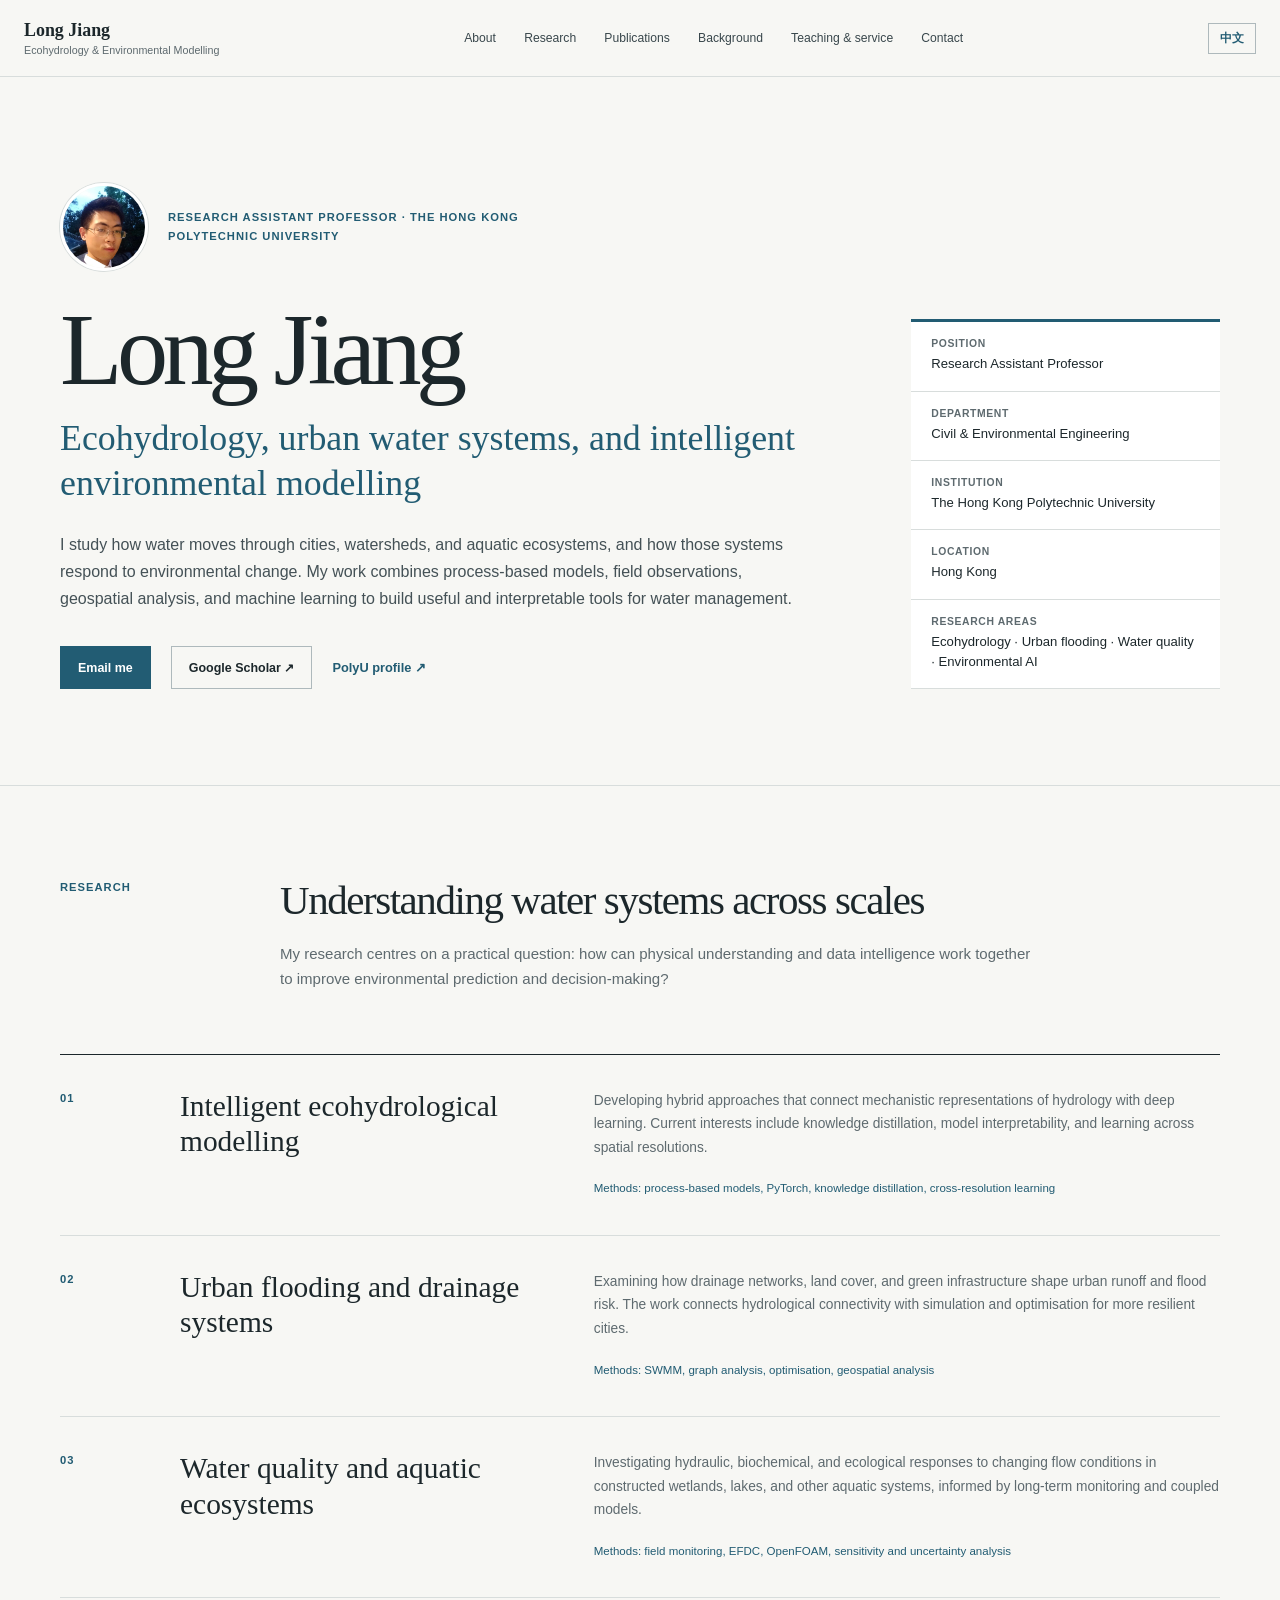
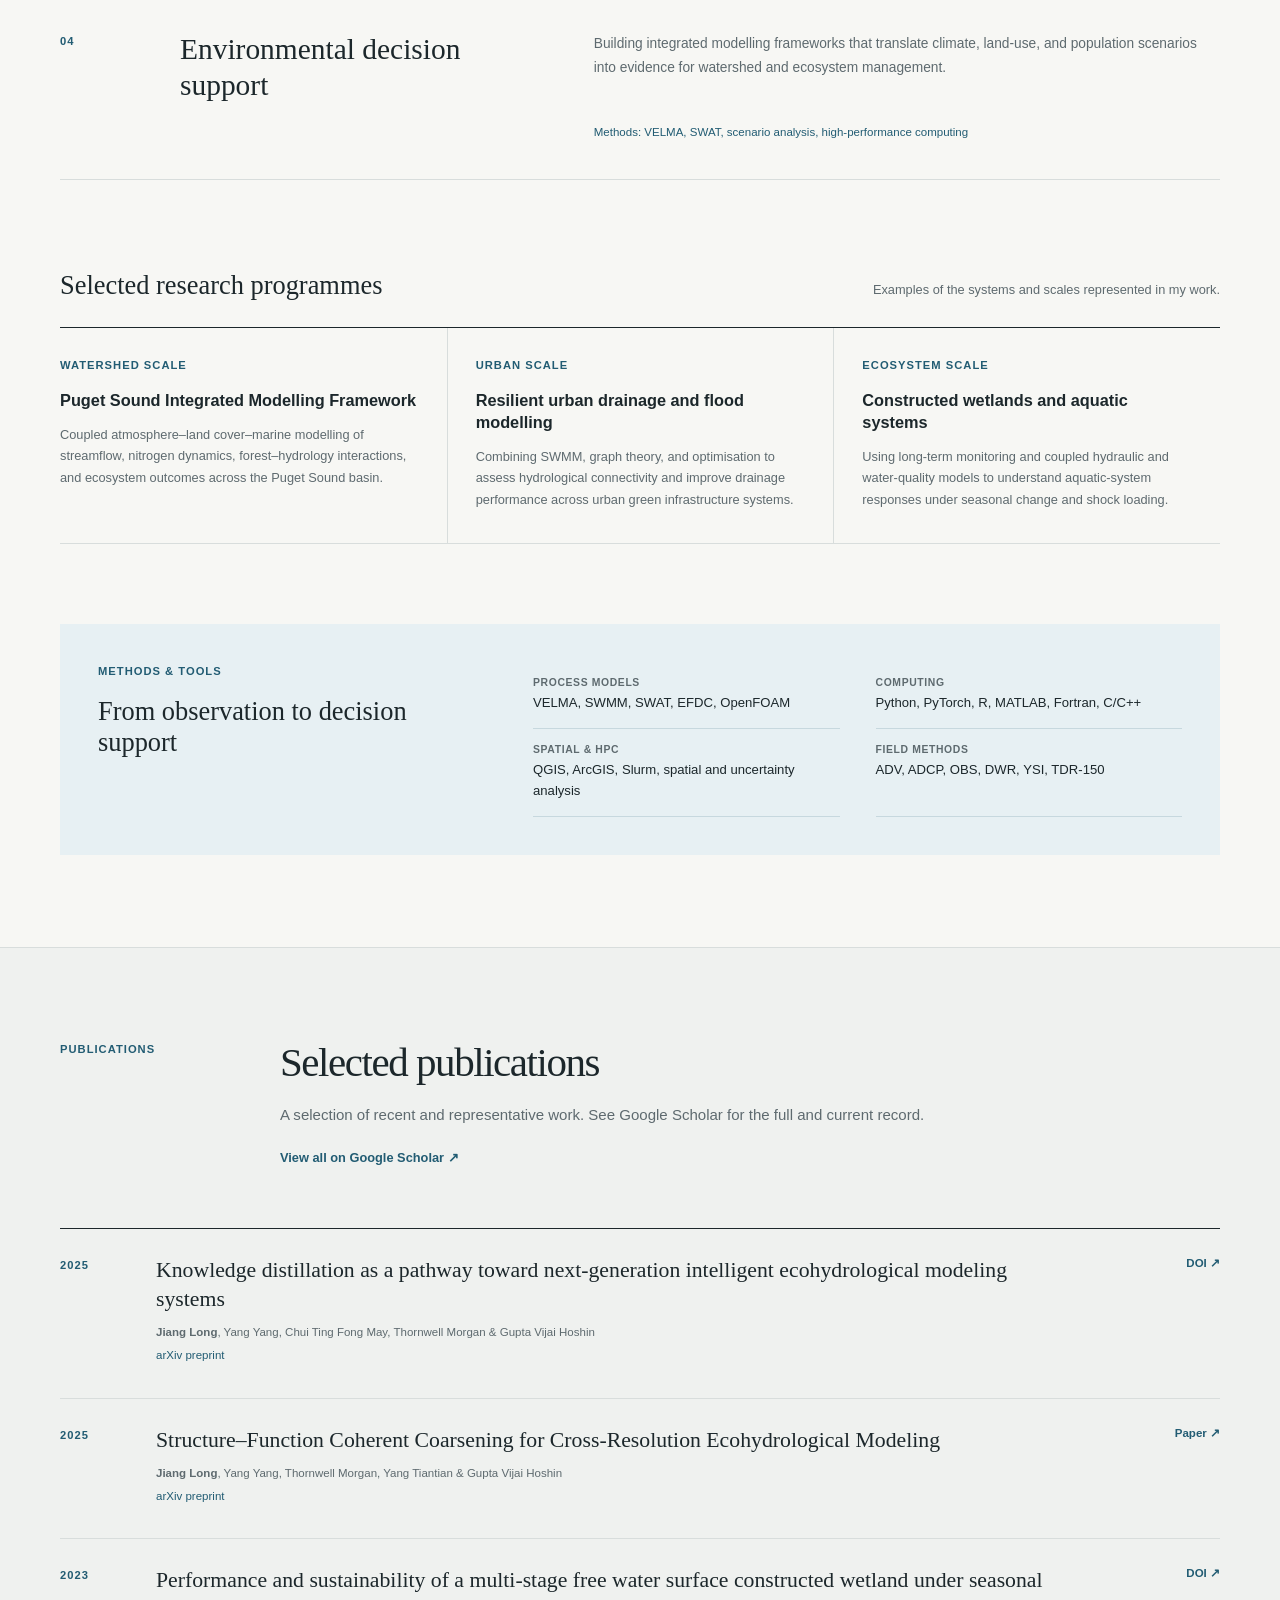
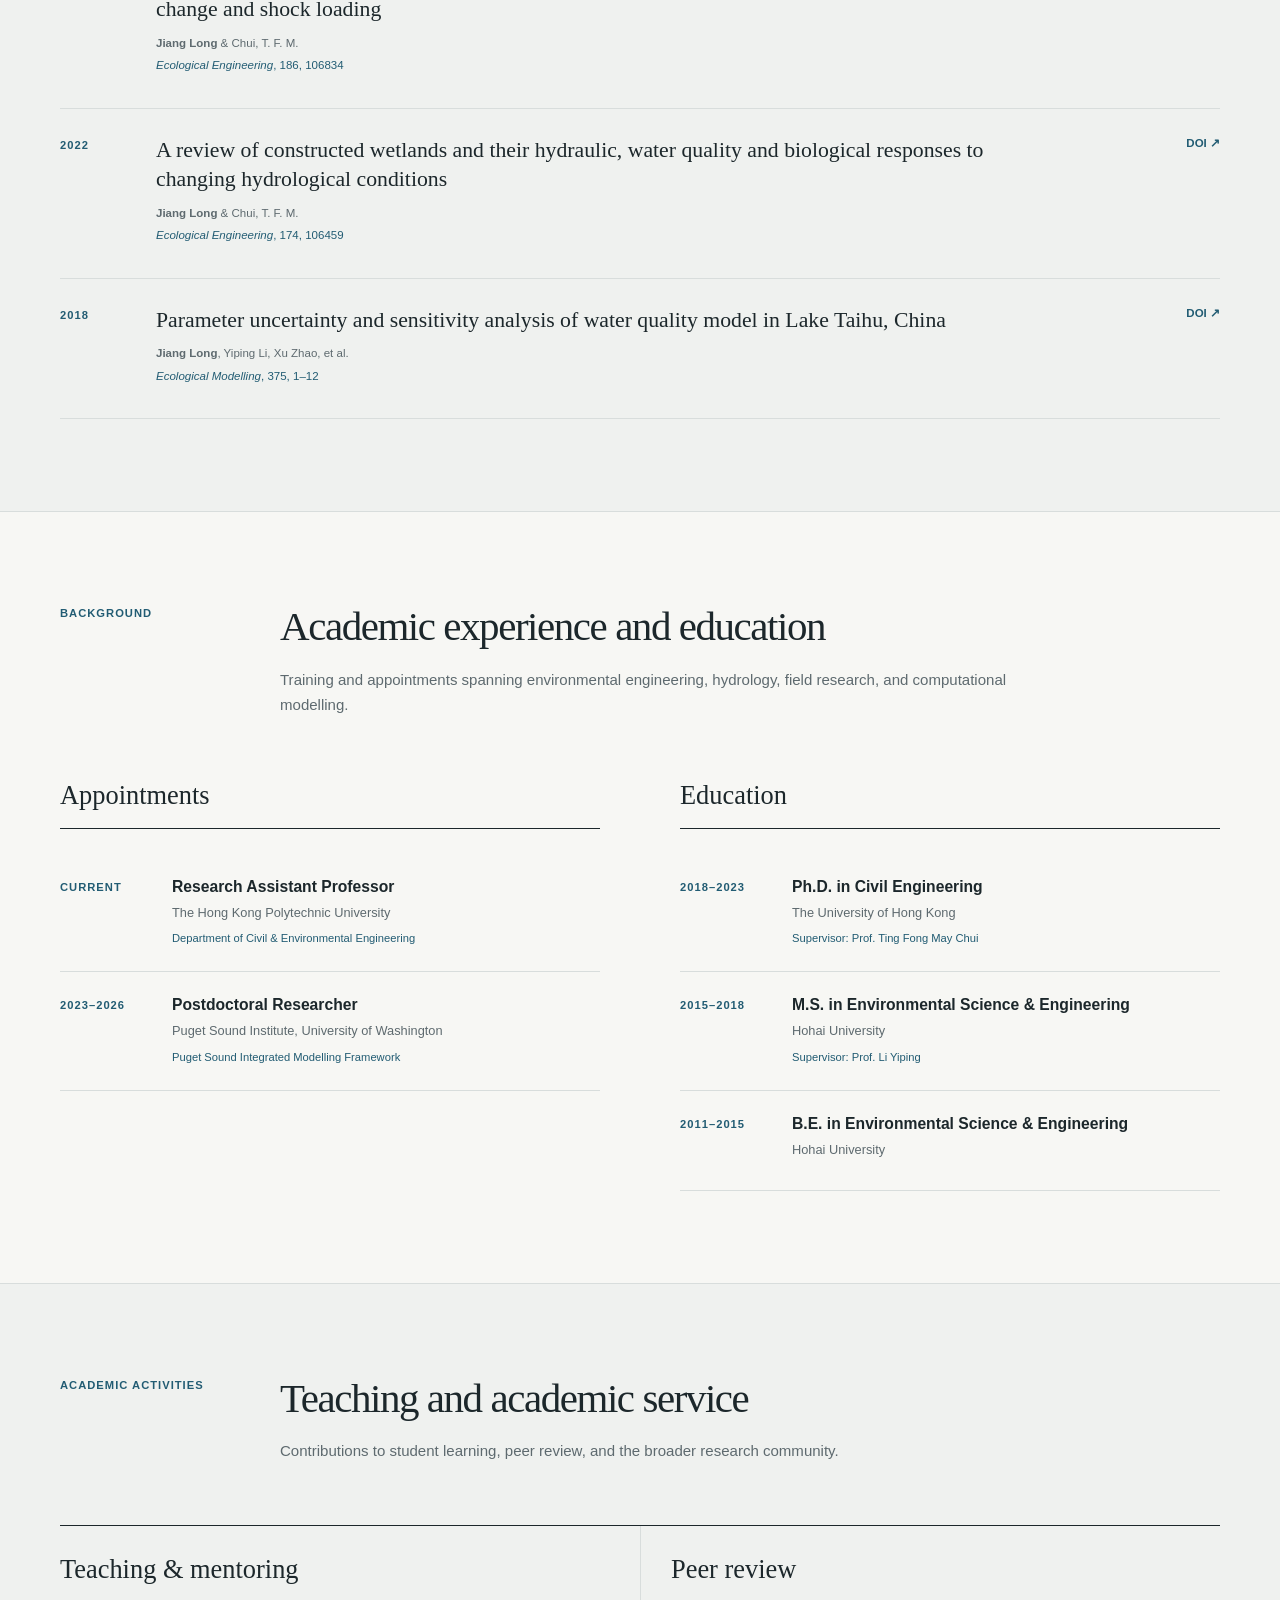
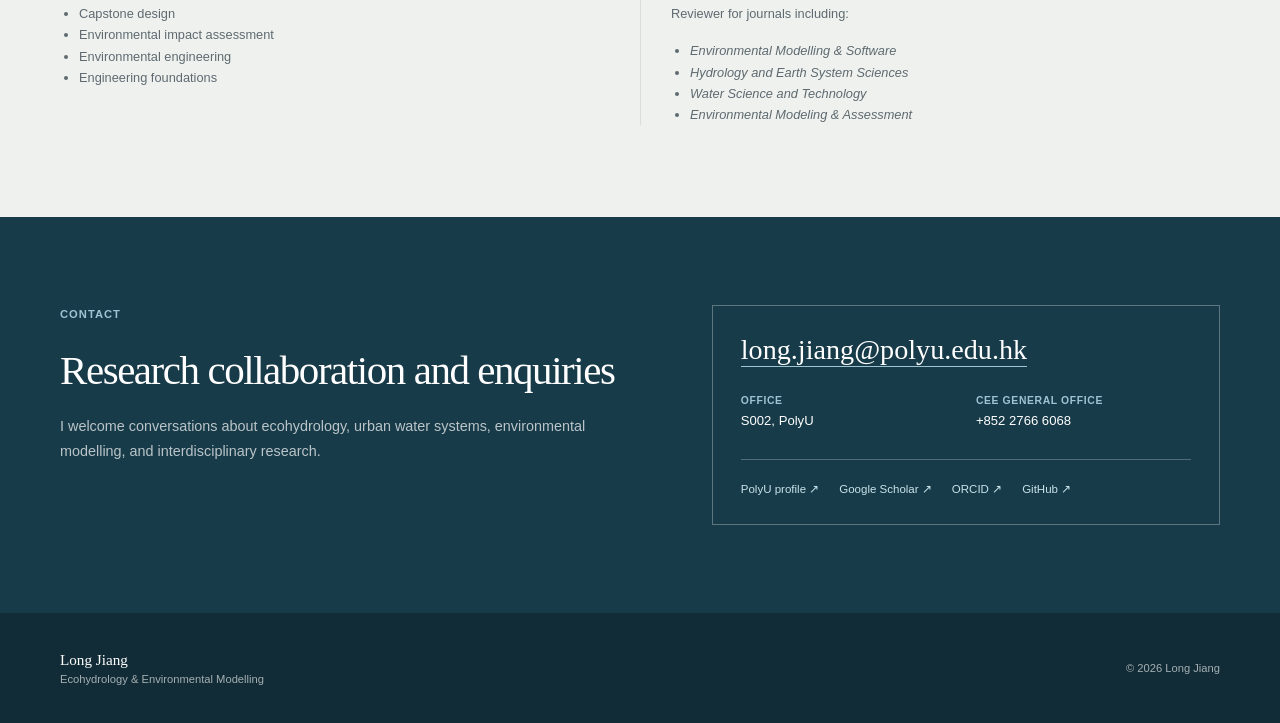
<file: public/index.html>
<!doctype html>
<html lang="en">
  <head>
    <meta charset="UTF-8" />
    <meta name="viewport" content="width=device-width, initial-scale=1.0" />
    <meta name="theme-color" content="#f7f7f4" />
    <meta
      name="description"
      content="Dr Long Jiang is a Research Assistant Professor at The Hong Kong Polytechnic University working on ecohydrological modelling, urban flooding, water quality, and environmental AI."
    />
    <meta property="og:title" content="Long Jiang | Ecohydrology and Environmental Modelling" />
    <meta
      property="og:description"
      content="Research on process-based modelling, environmental observations, and artificial intelligence for water systems."
    />
    <meta property="og:type" content="website" />
    <title>Long Jiang | Ecohydrology and Environmental Modelling</title>
    <link rel="canonical" href="https://long-jiang.vercel.app/" />
    <link rel="alternate" hreflang="en" href="https://long-jiang.vercel.app/" />
    <link rel="alternate" hreflang="zh-CN" href="https://long-jiang.vercel.app/zh" />
    <link rel="alternate" hreflang="x-default" href="https://long-jiang.vercel.app/" />
    <link rel="stylesheet" href="styles.css?v=20260815-2" />
    <script src="script.js" defer></script>
    <script type="application/ld+json">
      {
        "@context": "https://schema.org",
        "@type": "Person",
        "name": "Long Jiang",
        "honorificPrefix": "Dr",
        "jobTitle": "Research Assistant Professor",
        "affiliation": {
          "@type": "Organization",
          "name": "The Hong Kong Polytechnic University"
        },
        "email": "mailto:long.jiang@polyu.edu.hk",
        "url": "https://www.polyu.edu.hk/cee/people/academic-staff/dr-long-jiang/",
        "sameAs": [
          "https://github.com/jlonghku",
          "https://orcid.org/0009-0009-2492-1908",
          "https://scholar.google.com/citations?hl=en&user=GSzS0rMAAAAJ"
        ]
      }
    </script>
  </head>
  <body>
    <a class="skip-link" href="#main">Skip to content</a>

    <header class="site-header" id="top">
      <div class="header-inner">
        <a class="brand" href="#top" aria-label="Long Jiang, home">
          <strong>Long Jiang</strong>
          <span>Ecohydrology &amp; Environmental Modelling</span>
        </a>

        <nav class="desktop-nav" aria-label="Main navigation">
          <a href="#about">About</a>
          <a href="#research">Research</a>
          <a href="#publications">Publications</a>
          <a href="#background">Background</a>
          <a href="#service">Teaching &amp; service</a>
          <a href="#contact">Contact</a>
        </nav>

        <a class="language-switch" href="zh/" lang="zh-CN" hreflang="zh-CN" aria-label="切换到中文版">中文</a>
        <button class="menu-button" type="button" aria-expanded="false" aria-controls="mobile-nav" data-open-label="Menu" data-close-label="Close">Menu</button>
      </div>
    </header>

    <nav class="mobile-nav" id="mobile-nav" aria-label="Mobile navigation" hidden>
      <a href="#about">About</a>
      <a href="#research">Research</a>
      <a href="#publications">Publications</a>
      <a href="#background">Background</a>
      <a href="#service">Teaching &amp; service</a>
      <a href="#contact">Contact</a>
      <a class="mobile-language" href="zh/" lang="zh-CN" hreflang="zh-CN">中文</a>
    </nav>

    <main id="main">
      <section class="hero section-shell" id="about" aria-labelledby="hero-title">
        <div class="hero-main">
          <div class="hero-identity">
            <img
              class="profile-avatar"
              src="profile.jpg"
              alt="Portrait of Long Jiang"
              width="88"
              height="88"
              fetchpriority="high"
            />
            <p class="eyebrow">Research Assistant Professor · The Hong Kong Polytechnic University</p>
          </div>
          <h1 id="hero-title">Long Jiang</h1>
          <p class="hero-field">Ecohydrology, urban water systems, and intelligent environmental modelling</p>
          <p class="hero-summary">
            I study how water moves through cities, watersheds, and aquatic ecosystems, and how those
            systems respond to environmental change. My work combines process-based models, field
            observations, geospatial analysis, and machine learning to build useful and interpretable
            tools for water management.
          </p>
          <div class="hero-links" aria-label="Academic profiles">
            <a class="button primary" href="mailto:long.jiang@polyu.edu.hk">Email me</a>
            <a class="button" href="https://scholar.google.com/citations?hl=en&amp;user=GSzS0rMAAAAJ" target="_blank" rel="noreferrer">Google Scholar ↗</a>
            <a class="text-link" href="https://www.polyu.edu.hk/cee/people/academic-staff/dr-long-jiang/" target="_blank" rel="noreferrer">PolyU profile ↗</a>
          </div>
        </div>

        <aside class="profile-facts" aria-label="Academic profile summary">
          <dl>
            <div>
              <dt>Position</dt>
              <dd>Research Assistant Professor</dd>
            </div>
            <div>
              <dt>Department</dt>
              <dd>Civil &amp; Environmental Engineering</dd>
            </div>
            <div>
              <dt>Institution</dt>
              <dd>The Hong Kong Polytechnic University</dd>
            </div>
            <div>
              <dt>Location</dt>
              <dd>Hong Kong</dd>
            </div>
            <div>
              <dt>Research areas</dt>
              <dd>Ecohydrology · Urban flooding · Water quality · Environmental AI</dd>
            </div>
          </dl>
        </aside>
      </section>

      <section class="section" id="research" aria-labelledby="research-title">
        <div class="section-shell">
          <div class="section-heading">
            <p class="section-label">Research</p>
            <div>
              <h2 id="research-title">Understanding water systems across scales</h2>
              <p>
                My research centres on a practical question: how can physical understanding and data
                intelligence work together to improve environmental prediction and decision-making?
              </p>
            </div>
          </div>

          <div class="research-list">
            <article>
              <p class="item-number">01</p>
              <div>
                <h3>Intelligent ecohydrological modelling</h3>
                <p>
                  Developing hybrid approaches that connect mechanistic representations of hydrology
                  with deep learning. Current interests include knowledge distillation, model
                  interpretability, and learning across spatial resolutions.
                </p>
                <p class="methods">Methods: process-based models, PyTorch, knowledge distillation, cross-resolution learning</p>
              </div>
            </article>
            <article>
              <p class="item-number">02</p>
              <div>
                <h3>Urban flooding and drainage systems</h3>
                <p>
                  Examining how drainage networks, land cover, and green infrastructure shape urban
                  runoff and flood risk. The work connects hydrological connectivity with simulation
                  and optimisation for more resilient cities.
                </p>
                <p class="methods">Methods: SWMM, graph analysis, optimisation, geospatial analysis</p>
              </div>
            </article>
            <article>
              <p class="item-number">03</p>
              <div>
                <h3>Water quality and aquatic ecosystems</h3>
                <p>
                  Investigating hydraulic, biochemical, and ecological responses to changing flow
                  conditions in constructed wetlands, lakes, and other aquatic systems, informed by
                  long-term monitoring and coupled models.
                </p>
                <p class="methods">Methods: field monitoring, EFDC, OpenFOAM, sensitivity and uncertainty analysis</p>
              </div>
            </article>
            <article>
              <p class="item-number">04</p>
              <div>
                <h3>Environmental decision support</h3>
                <p>
                  Building integrated modelling frameworks that translate climate, land-use, and
                  population scenarios into evidence for watershed and ecosystem management.
                </p>
                <p class="methods">Methods: VELMA, SWAT, scenario analysis, high-performance computing</p>
              </div>
            </article>
          </div>

          <div class="subsection">
            <div class="subsection-heading">
              <h3>Selected research programmes</h3>
              <p>Examples of the systems and scales represented in my work.</p>
            </div>
            <div class="project-table">
              <article>
                <p class="project-type">Watershed scale</p>
                <h4>Puget Sound Integrated Modelling Framework</h4>
                <p>Coupled atmosphere–land cover–marine modelling of streamflow, nitrogen dynamics, forest–hydrology interactions, and ecosystem outcomes across the Puget Sound basin.</p>
              </article>
              <article>
                <p class="project-type">Urban scale</p>
                <h4>Resilient urban drainage and flood modelling</h4>
                <p>Combining SWMM, graph theory, and optimisation to assess hydrological connectivity and improve drainage performance across urban green infrastructure systems.</p>
              </article>
              <article>
                <p class="project-type">Ecosystem scale</p>
                <h4>Constructed wetlands and aquatic systems</h4>
                <p>Using long-term monitoring and coupled hydraulic and water-quality models to understand aquatic-system responses under seasonal change and shock loading.</p>
              </article>
            </div>
          </div>

          <div class="methods-panel">
            <div>
              <p class="section-label">Methods &amp; tools</p>
              <h3>From observation to decision support</h3>
            </div>
            <dl>
              <div><dt>Process models</dt><dd>VELMA, SWMM, SWAT, EFDC, OpenFOAM</dd></div>
              <div><dt>Computing</dt><dd>Python, PyTorch, R, MATLAB, Fortran, C/C++</dd></div>
              <div><dt>Spatial &amp; HPC</dt><dd>QGIS, ArcGIS, Slurm, spatial and uncertainty analysis</dd></div>
              <div><dt>Field methods</dt><dd>ADV, ADCP, OBS, DWR, YSI, TDR-150</dd></div>
            </dl>
          </div>
        </div>
      </section>

      <section class="section muted-section" id="publications" aria-labelledby="publications-title">
        <div class="section-shell">
          <div class="section-heading publication-heading">
            <p class="section-label">Publications</p>
            <div>
              <h2 id="publications-title">Selected publications</h2>
              <p>A selection of recent and representative work. See Google Scholar for the full and current record.</p>
              <a class="text-link" href="https://scholar.google.com/citations?hl=en&amp;user=GSzS0rMAAAAJ" target="_blank" rel="noreferrer">View all on Google Scholar ↗</a>
            </div>
          </div>

          <ol class="publication-list">
            <li>
              <p class="publication-year">2025</p>
              <div>
                <h3>Knowledge distillation as a pathway toward next-generation intelligent ecohydrological modeling systems</h3>
                <p><strong>Jiang Long</strong>, Yang Yang, Chui Ting Fong May, Thornwell Morgan &amp; Gupta Vijai Hoshin</p>
                <p class="venue">arXiv preprint</p>
              </div>
              <a href="https://doi.org/10.48550/arXiv.2509.01972" target="_blank" rel="noreferrer" aria-label="Open Knowledge distillation paper">DOI ↗</a>
            </li>
            <li>
              <p class="publication-year">2025</p>
              <div>
                <h3>Structure–Function Coherent Coarsening for Cross-Resolution Ecohydrological Modeling</h3>
                <p><strong>Jiang Long</strong>, Yang Yang, Thornwell Morgan, Yang Tiantian &amp; Gupta Vijai Hoshin</p>
                <p class="venue">arXiv preprint</p>
              </div>
              <a href="https://arxiv.org/abs/2511.17482" target="_blank" rel="noreferrer" aria-label="Open cross-resolution modelling paper">Paper ↗</a>
            </li>
            <li>
              <p class="publication-year">2023</p>
              <div>
                <h3>Performance and sustainability of a multi-stage free water surface constructed wetland under seasonal change and shock loading</h3>
                <p><strong>Jiang Long</strong> &amp; Chui, T. F. M.</p>
                <p class="venue"><em>Ecological Engineering</em>, 186, 106834</p>
              </div>
              <a href="https://doi.org/10.1016/j.ecoleng.2022.106834" target="_blank" rel="noreferrer" aria-label="Open constructed wetland performance paper">DOI ↗</a>
            </li>
            <li>
              <p class="publication-year">2022</p>
              <div>
                <h3>A review of constructed wetlands and their hydraulic, water quality and biological responses to changing hydrological conditions</h3>
                <p><strong>Jiang Long</strong> &amp; Chui, T. F. M.</p>
                <p class="venue"><em>Ecological Engineering</em>, 174, 106459</p>
              </div>
              <a href="https://doi.org/10.1016/j.ecoleng.2021.106459" target="_blank" rel="noreferrer" aria-label="Open constructed wetlands review">DOI ↗</a>
            </li>
            <li>
              <p class="publication-year">2018</p>
              <div>
                <h3>Parameter uncertainty and sensitivity analysis of water quality model in Lake Taihu, China</h3>
                <p><strong>Jiang Long</strong>, Yiping Li, Xu Zhao, et al.</p>
                <p class="venue"><em>Ecological Modelling</em>, 375, 1–12</p>
              </div>
              <a href="https://doi.org/10.1016/j.ecolmodel.2018.02.014" target="_blank" rel="noreferrer" aria-label="Open Lake Taihu modelling paper">DOI ↗</a>
            </li>
          </ol>
        </div>
      </section>

      <section class="section" id="background" aria-labelledby="background-title">
        <div class="section-shell">
          <div class="section-heading">
            <p class="section-label">Background</p>
            <div>
              <h2 id="background-title">Academic experience and education</h2>
              <p>Training and appointments spanning environmental engineering, hydrology, field research, and computational modelling.</p>
            </div>
          </div>

          <div class="background-grid">
            <section aria-labelledby="experience-title">
              <h3 id="experience-title">Appointments</h3>
              <div class="timeline">
                <article>
                  <p class="timeline-date">Current</p>
                  <div><h4>Research Assistant Professor</h4><p>The Hong Kong Polytechnic University</p><small>Department of Civil &amp; Environmental Engineering</small></div>
                </article>
                <article>
                  <p class="timeline-date">2023–2026</p>
                  <div><h4>Postdoctoral Researcher</h4><p>Puget Sound Institute, University of Washington</p><small>Puget Sound Integrated Modelling Framework</small></div>
                </article>
              </div>
            </section>

            <section aria-labelledby="education-title">
              <h3 id="education-title">Education</h3>
              <div class="timeline">
                <article>
                  <p class="timeline-date">2018–2023</p>
                  <div><h4>Ph.D. in Civil Engineering</h4><p>The University of Hong Kong</p><small>Supervisor: Prof. Ting Fong May Chui</small></div>
                </article>
                <article>
                  <p class="timeline-date">2015–2018</p>
                  <div><h4>M.S. in Environmental Science &amp; Engineering</h4><p>Hohai University</p><small>Supervisor: Prof. Li Yiping</small></div>
                </article>
                <article>
                  <p class="timeline-date">2011–2015</p>
                  <div><h4>B.E. in Environmental Science &amp; Engineering</h4><p>Hohai University</p></div>
                </article>
              </div>
            </section>
          </div>
        </div>
      </section>

      <section class="section muted-section" id="service" aria-labelledby="service-title">
        <div class="section-shell">
          <div class="section-heading">
            <p class="section-label">Academic activities</p>
            <div>
              <h2 id="service-title">Teaching and academic service</h2>
              <p>Contributions to student learning, peer review, and the broader research community.</p>
            </div>
          </div>

          <div class="activity-grid">
            <article>
              <h3>Teaching &amp; mentoring</h3>
              <ul>
                <li>Capstone design</li>
                <li>Environmental impact assessment</li>
                <li>Environmental engineering</li>
                <li>Engineering foundations</li>
              </ul>
            </article>
            <article>
              <h3>Peer review</h3>
              <p>Reviewer for journals including:</p>
              <ul>
                <li><em>Environmental Modelling &amp; Software</em></li>
                <li><em>Hydrology and Earth System Sciences</em></li>
                <li><em>Water Science and Technology</em></li>
                <li><em>Environmental Modeling &amp; Assessment</em></li>
              </ul>
            </article>
          </div>
        </div>
      </section>

      <section class="contact" id="contact" aria-labelledby="contact-title">
        <div class="section-shell contact-grid">
          <div>
            <p class="section-label">Contact</p>
            <h2 id="contact-title">Research collaboration and enquiries</h2>
            <p>I welcome conversations about ecohydrology, urban water systems, environmental modelling, and interdisciplinary research.</p>
          </div>
          <div class="contact-card">
            <a class="email-link" href="mailto:long.jiang@polyu.edu.hk">long.jiang@polyu.edu.hk</a>
            <dl>
              <div><dt>Office</dt><dd>S002, PolyU</dd></div>
              <div><dt>CEE General Office</dt><dd><a href="tel:+85227666068">+852 2766 6068</a></dd></div>
            </dl>
            <div class="contact-links">
              <a href="https://www.polyu.edu.hk/cee/people/academic-staff/dr-long-jiang/" target="_blank" rel="noreferrer">PolyU profile ↗</a>
              <a href="https://scholar.google.com/citations?hl=en&amp;user=GSzS0rMAAAAJ" target="_blank" rel="noreferrer">Google Scholar ↗</a>
              <a href="https://orcid.org/0009-0009-2492-1908" target="_blank" rel="noreferrer">ORCID ↗</a>
              <a href="https://github.com/jlonghku" target="_blank" rel="noreferrer">GitHub ↗</a>
            </div>
          </div>
        </div>
      </section>
    </main>

    <a class="back-to-top" href="#top" aria-label="Back to top">↑</a>

    <footer>
      <div class="section-shell footer-inner">
        <p><strong>Long Jiang</strong><br />Ecohydrology &amp; Environmental Modelling</p>
        <p>© <span id="year">2026</span> Long Jiang</p>
      </div>
    </footer>
  </body>
</html>
</file>
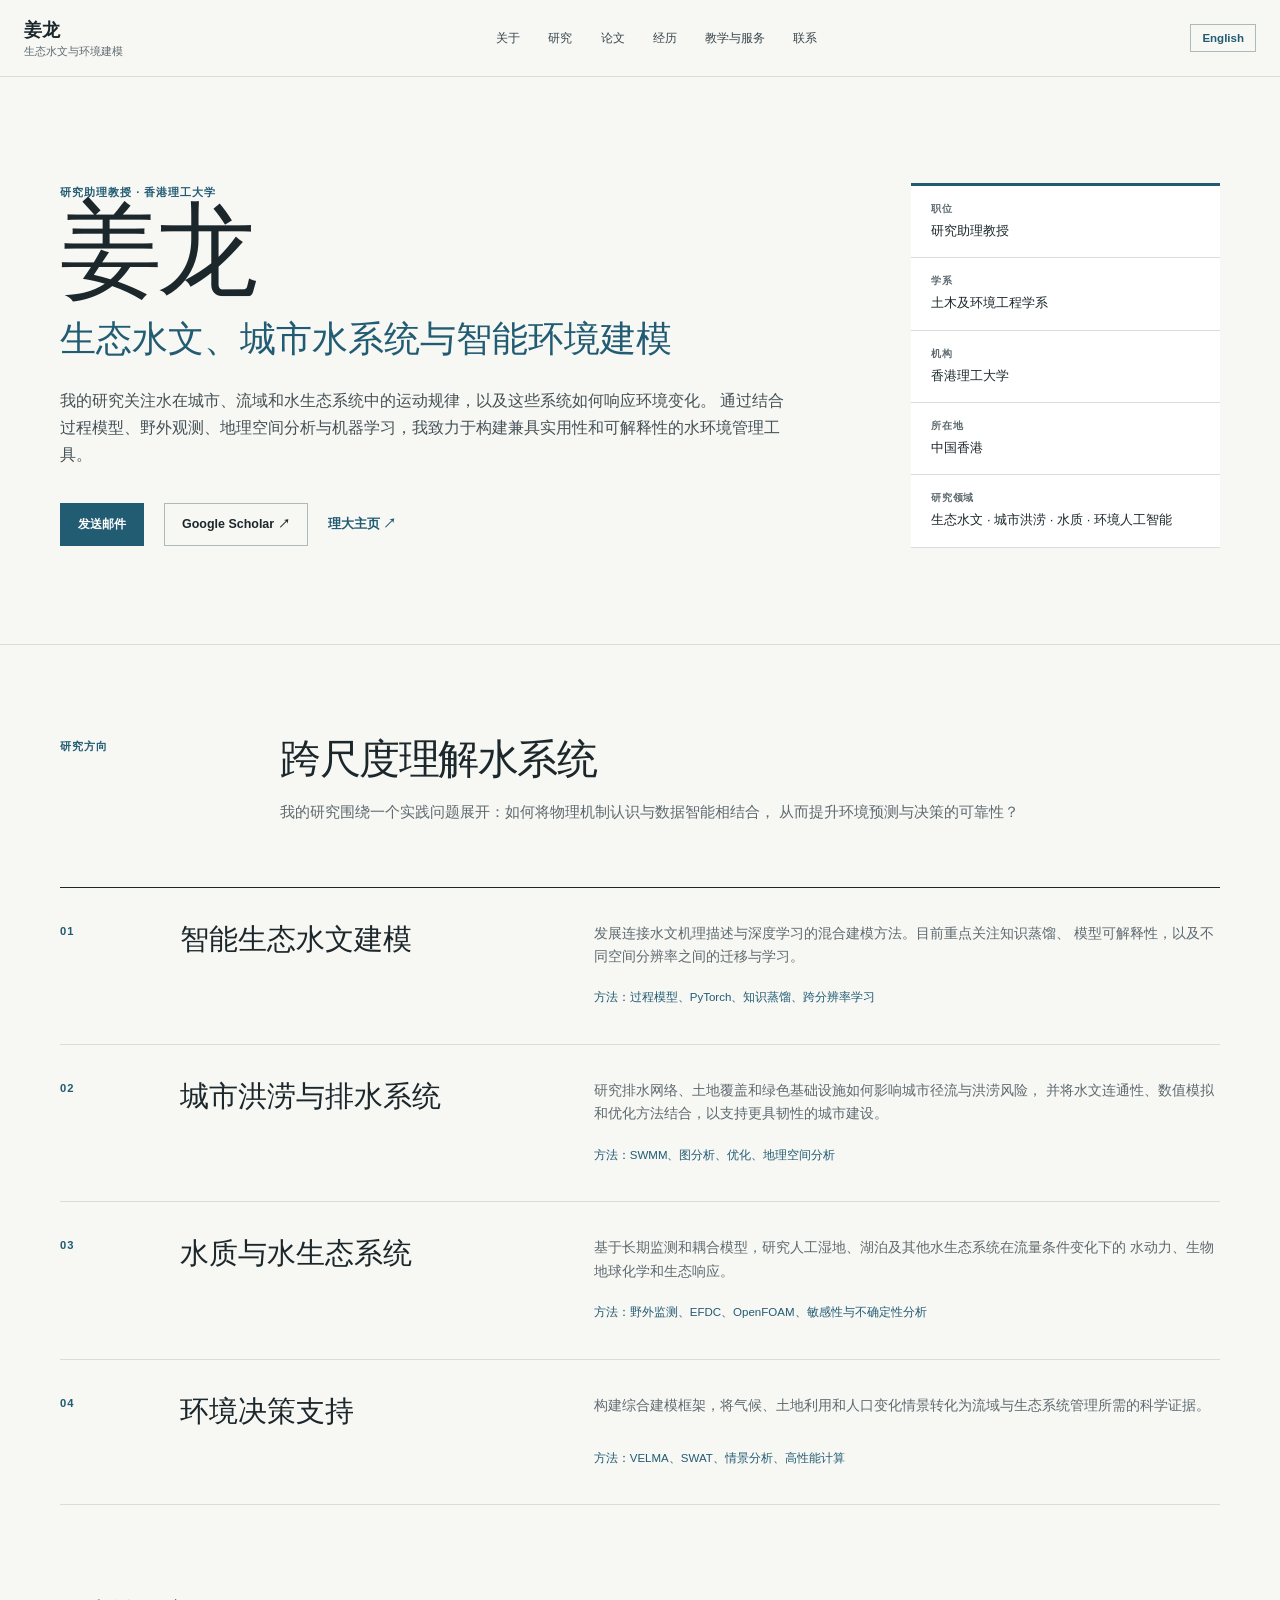
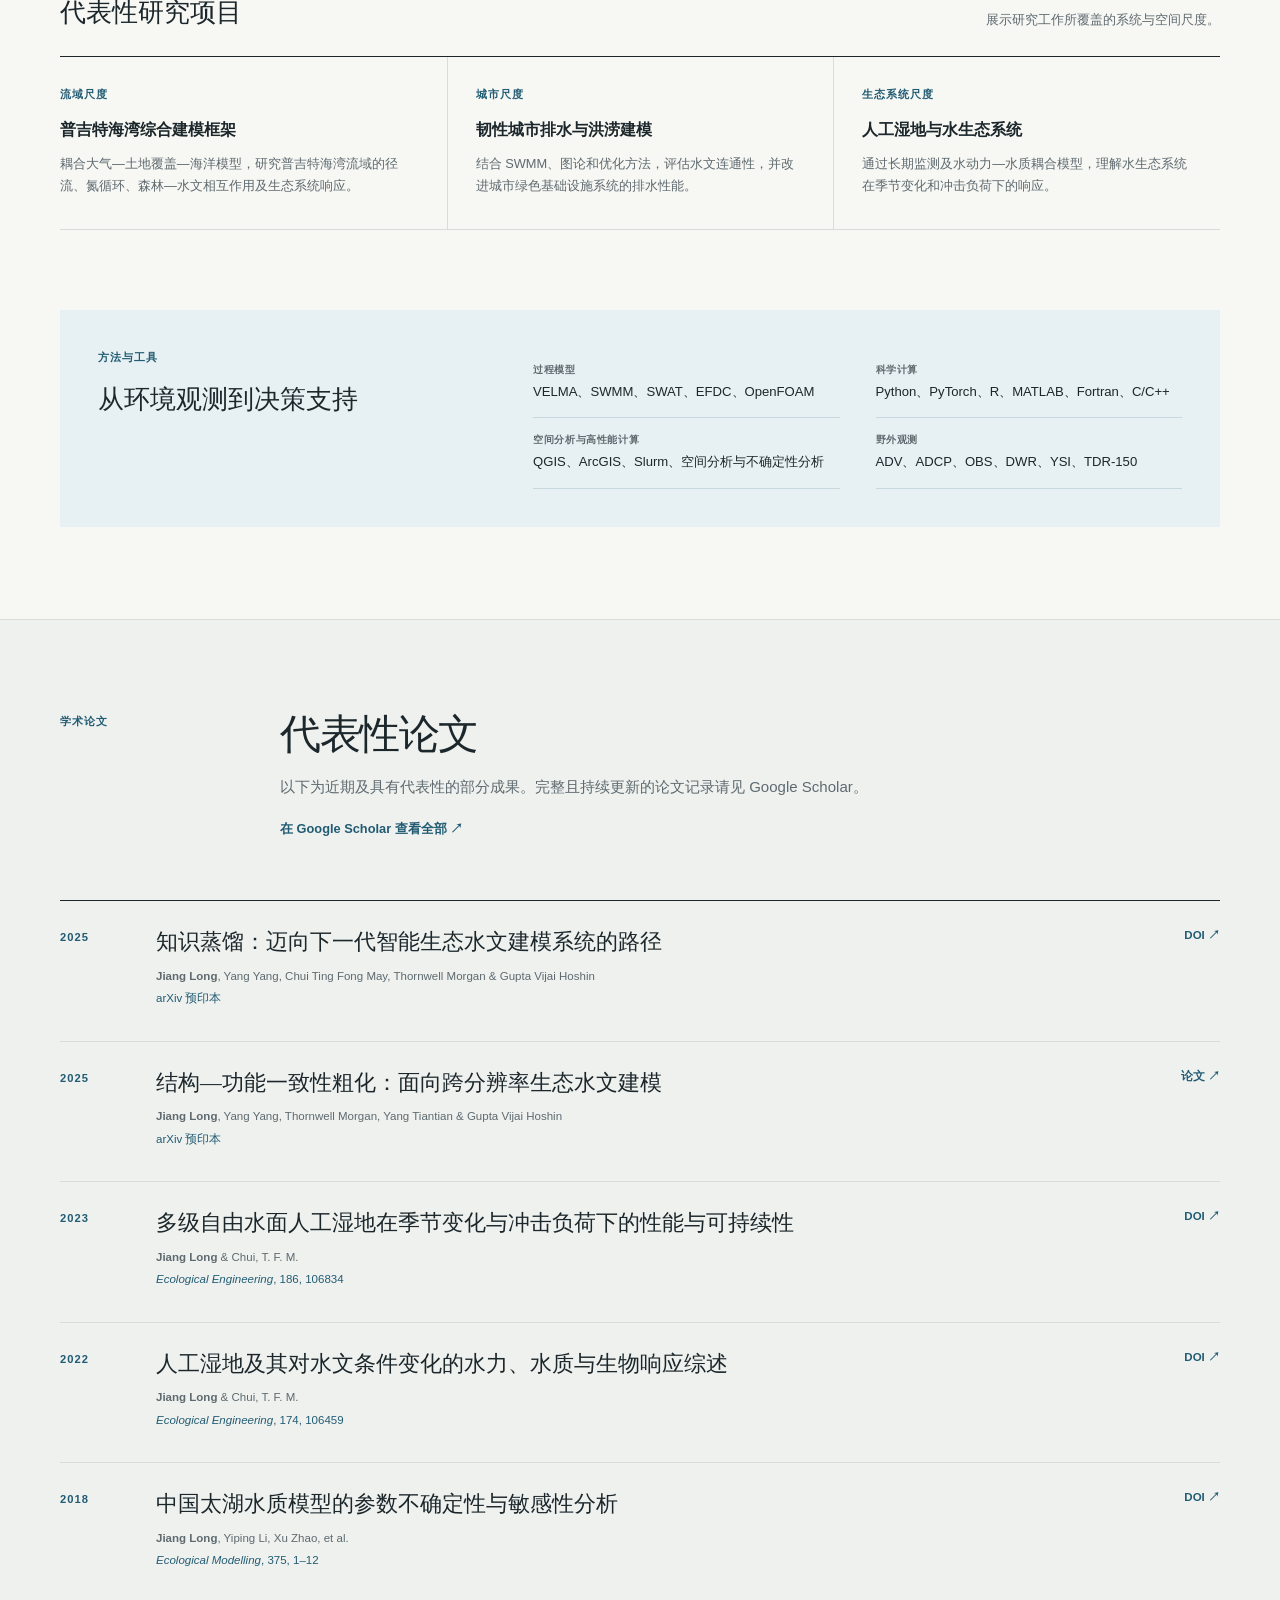
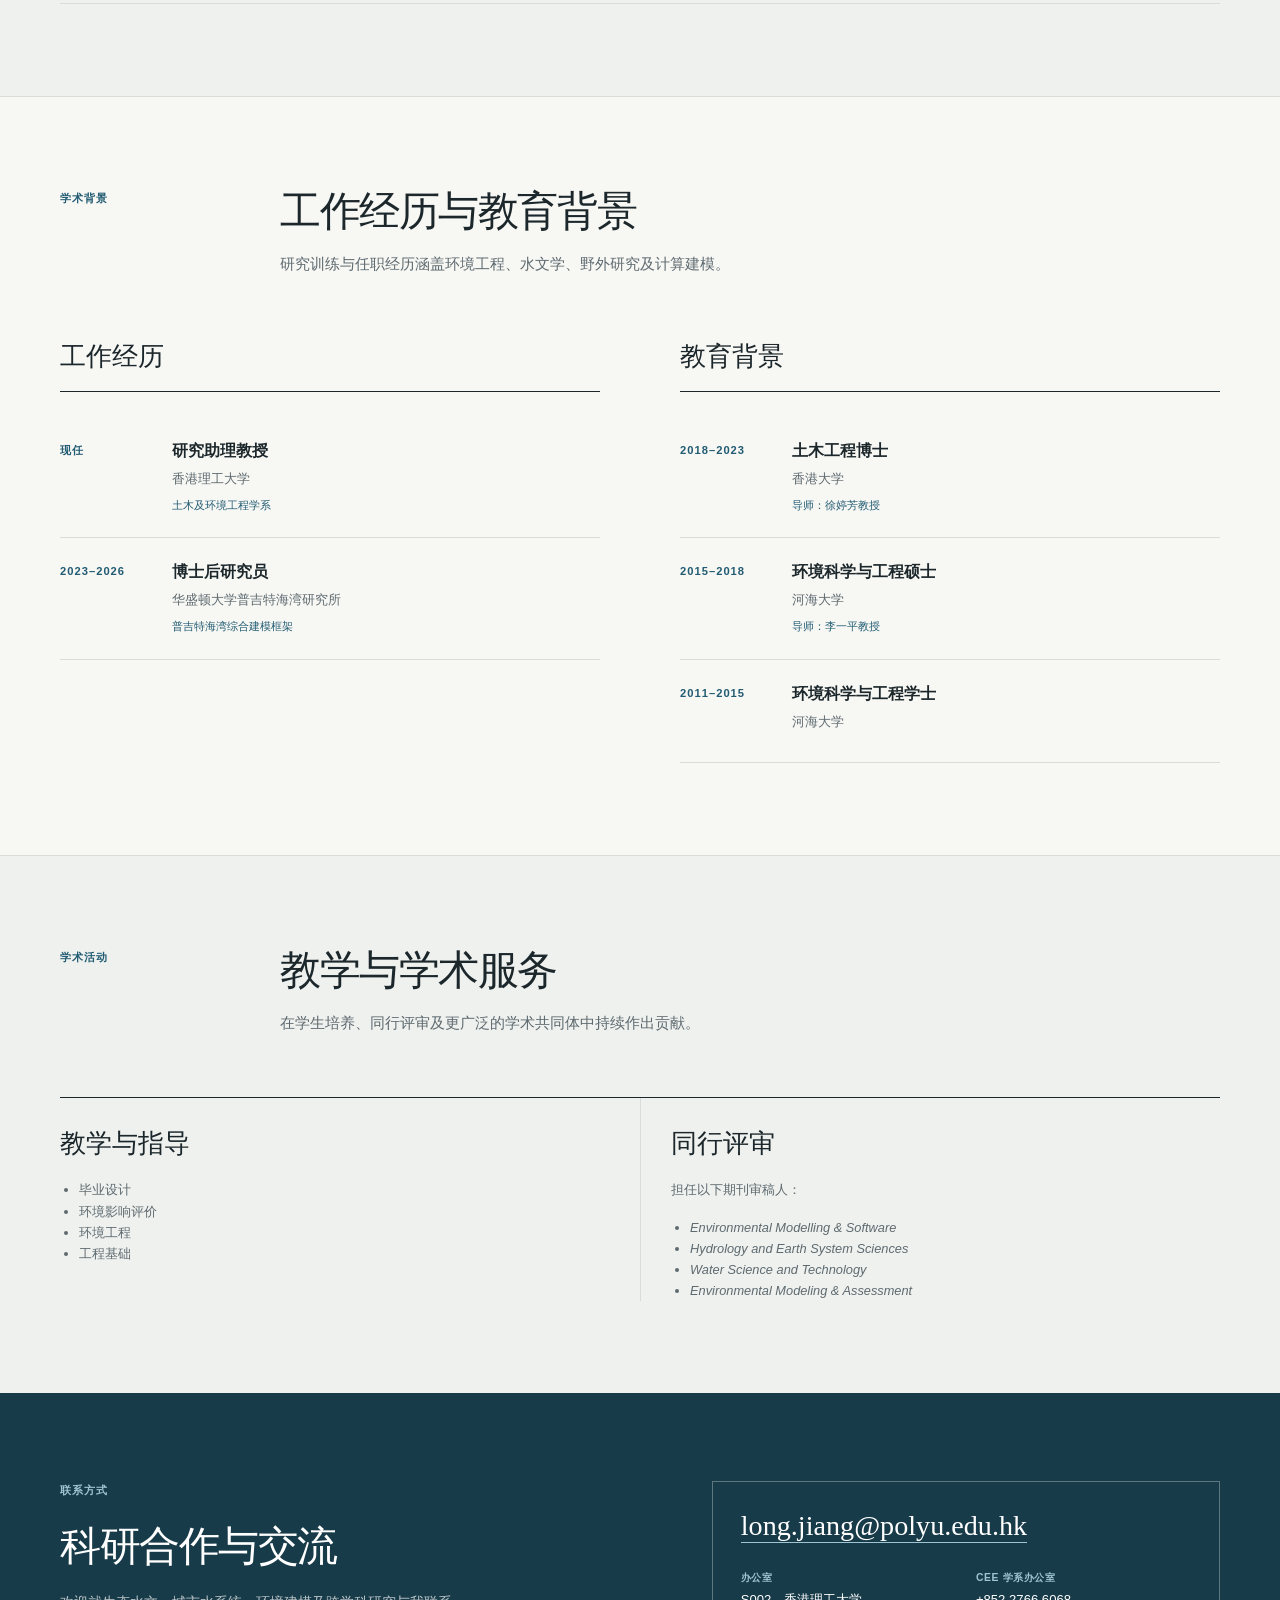
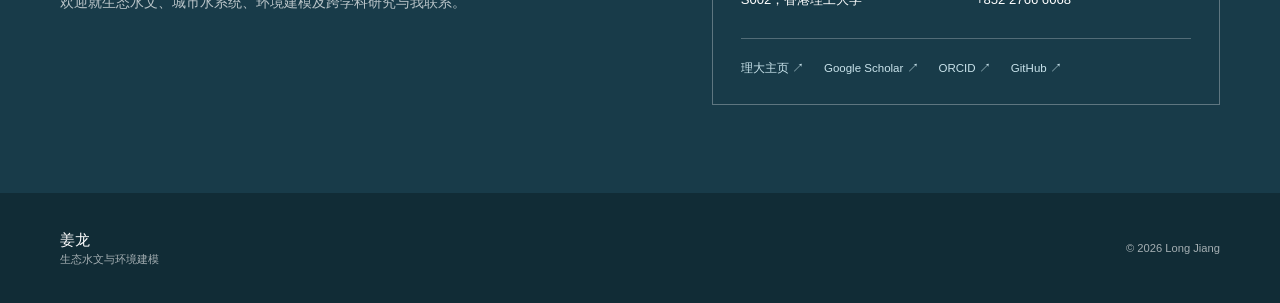
<file: public/zh/index.html>
<!doctype html>
<html lang="zh-CN">
  <head>
    <meta charset="UTF-8" />
    <meta name="viewport" content="width=device-width, initial-scale=1.0" />
    <meta name="theme-color" content="#f7f7f4" />
    <meta
      name="description"
      content="姜龙博士现任香港理工大学研究助理教授，研究方向包括生态水文建模、城市洪涝、水质与环境人工智能。"
    />
    <meta property="og:title" content="姜龙｜生态水文与环境建模" />
    <meta
      property="og:description"
      content="结合过程模型、环境观测与人工智能，研究城市、流域及水生态系统。"
    />
    <meta property="og:type" content="website" />
    <title>姜龙｜生态水文与环境建模</title>
    <link rel="canonical" href="https://long-jiang.vercel.app/zh" />
    <link rel="alternate" hreflang="en" href="https://long-jiang.vercel.app/" />
    <link rel="alternate" hreflang="zh-CN" href="https://long-jiang.vercel.app/zh" />
    <link rel="alternate" hreflang="x-default" href="https://long-jiang.vercel.app/" />
    <link rel="stylesheet" href="../styles.css?v=20260815-2" />
    <script src="../script.js" defer></script>
    <script type="application/ld+json">
      {
        "@context": "https://schema.org",
        "@type": "Person",
        "name": "Long Jiang",
        "alternateName": "姜龙",
        "honorificPrefix": "Dr",
        "jobTitle": "研究助理教授",
        "affiliation": {
          "@type": "Organization",
          "name": "香港理工大学"
        },
        "email": "mailto:long.jiang@polyu.edu.hk",
        "url": "https://www.polyu.edu.hk/cee/people/academic-staff/dr-long-jiang/",
        "sameAs": [
          "https://github.com/jlonghku",
          "https://orcid.org/0009-0009-2492-1908",
          "https://scholar.google.com/citations?hl=en&user=GSzS0rMAAAAJ"
        ]
      }
    </script>
  </head>
  <body>
    <a class="skip-link" href="#main">跳至主要内容</a>

    <header class="site-header" id="top">
      <div class="header-inner">
        <a class="brand" href="#top" aria-label="姜龙，首页">
          <strong>姜龙</strong>
          <span>生态水文与环境建模</span>
        </a>

        <nav class="desktop-nav" aria-label="主导航">
          <a href="#about">关于</a>
          <a href="#research">研究</a>
          <a href="#publications">论文</a>
          <a href="#background">经历</a>
          <a href="#service">教学与服务</a>
          <a href="#contact">联系</a>
        </nav>

        <a class="language-switch" href="../" lang="en" hreflang="en" aria-label="Switch to English">English</a>
        <button class="menu-button" type="button" aria-expanded="false" aria-controls="mobile-nav" data-open-label="菜单" data-close-label="关闭">菜单</button>
      </div>
    </header>

    <nav class="mobile-nav" id="mobile-nav" aria-label="移动端导航" hidden>
      <a href="#about">关于</a>
      <a href="#research">研究</a>
      <a href="#publications">论文</a>
      <a href="#background">经历</a>
      <a href="#service">教学与服务</a>
      <a href="#contact">联系</a>
      <a class="mobile-language" href="../" lang="en" hreflang="en">English</a>
    </nav>

    <main id="main">
      <section class="hero section-shell" id="about" aria-labelledby="hero-title">
        <div class="hero-main">
          <p class="eyebrow">研究助理教授 · 香港理工大学</p>
          <h1 id="hero-title">姜龙</h1>
          <p class="hero-field">生态水文、城市水系统与智能环境建模</p>
          <p class="hero-summary">
            我的研究关注水在城市、流域和水生态系统中的运动规律，以及这些系统如何响应环境变化。
            通过结合过程模型、野外观测、地理空间分析与机器学习，我致力于构建兼具实用性和可解释性的水环境管理工具。
          </p>
          <div class="hero-links" aria-label="学术主页">
            <a class="button primary" href="mailto:long.jiang@polyu.edu.hk">发送邮件</a>
            <a class="button" href="https://scholar.google.com/citations?hl=en&amp;user=GSzS0rMAAAAJ" target="_blank" rel="noreferrer">Google Scholar ↗</a>
            <a class="text-link" href="https://www.polyu.edu.hk/cee/people/academic-staff/dr-long-jiang/" target="_blank" rel="noreferrer">理大主页 ↗</a>
          </div>
        </div>

        <aside class="profile-facts" aria-label="学术信息摘要">
          <dl>
            <div>
              <dt>职位</dt>
              <dd>研究助理教授</dd>
            </div>
            <div>
              <dt>学系</dt>
              <dd>土木及环境工程学系</dd>
            </div>
            <div>
              <dt>机构</dt>
              <dd>香港理工大学</dd>
            </div>
            <div>
              <dt>所在地</dt>
              <dd>中国香港</dd>
            </div>
            <div>
              <dt>研究领域</dt>
              <dd>生态水文 · 城市洪涝 · 水质 · 环境人工智能</dd>
            </div>
          </dl>
        </aside>
      </section>

      <section class="section" id="research" aria-labelledby="research-title">
        <div class="section-shell">
          <div class="section-heading">
            <p class="section-label">研究方向</p>
            <div>
              <h2 id="research-title">跨尺度理解水系统</h2>
              <p>
                我的研究围绕一个实践问题展开：如何将物理机制认识与数据智能相结合，
                从而提升环境预测与决策的可靠性？
              </p>
            </div>
          </div>

          <div class="research-list">
            <article>
              <p class="item-number">01</p>
              <div>
                <h3>智能生态水文建模</h3>
                <p>
                  发展连接水文机理描述与深度学习的混合建模方法。目前重点关注知识蒸馏、
                  模型可解释性，以及不同空间分辨率之间的迁移与学习。
                </p>
                <p class="methods">方法：过程模型、PyTorch、知识蒸馏、跨分辨率学习</p>
              </div>
            </article>
            <article>
              <p class="item-number">02</p>
              <div>
                <h3>城市洪涝与排水系统</h3>
                <p>
                  研究排水网络、土地覆盖和绿色基础设施如何影响城市径流与洪涝风险，
                  并将水文连通性、数值模拟和优化方法结合，以支持更具韧性的城市建设。
                </p>
                <p class="methods">方法：SWMM、图分析、优化、地理空间分析</p>
              </div>
            </article>
            <article>
              <p class="item-number">03</p>
              <div>
                <h3>水质与水生态系统</h3>
                <p>
                  基于长期监测和耦合模型，研究人工湿地、湖泊及其他水生态系统在流量条件变化下的
                  水动力、生物地球化学和生态响应。
                </p>
                <p class="methods">方法：野外监测、EFDC、OpenFOAM、敏感性与不确定性分析</p>
              </div>
            </article>
            <article>
              <p class="item-number">04</p>
              <div>
                <h3>环境决策支持</h3>
                <p>
                  构建综合建模框架，将气候、土地利用和人口变化情景转化为流域与生态系统管理所需的科学证据。
                </p>
                <p class="methods">方法：VELMA、SWAT、情景分析、高性能计算</p>
              </div>
            </article>
          </div>

          <div class="subsection">
            <div class="subsection-heading">
              <h3>代表性研究项目</h3>
              <p>展示研究工作所覆盖的系统与空间尺度。</p>
            </div>
            <div class="project-table">
              <article>
                <p class="project-type">流域尺度</p>
                <h4>普吉特海湾综合建模框架</h4>
                <p>耦合大气—土地覆盖—海洋模型，研究普吉特海湾流域的径流、氮循环、森林—水文相互作用及生态系统响应。</p>
              </article>
              <article>
                <p class="project-type">城市尺度</p>
                <h4>韧性城市排水与洪涝建模</h4>
                <p>结合 SWMM、图论和优化方法，评估水文连通性，并改进城市绿色基础设施系统的排水性能。</p>
              </article>
              <article>
                <p class="project-type">生态系统尺度</p>
                <h4>人工湿地与水生态系统</h4>
                <p>通过长期监测及水动力—水质耦合模型，理解水生态系统在季节变化和冲击负荷下的响应。</p>
              </article>
            </div>
          </div>

          <div class="methods-panel">
            <div>
              <p class="section-label">方法与工具</p>
              <h3>从环境观测到决策支持</h3>
            </div>
            <dl>
              <div><dt>过程模型</dt><dd>VELMA、SWMM、SWAT、EFDC、OpenFOAM</dd></div>
              <div><dt>科学计算</dt><dd>Python、PyTorch、R、MATLAB、Fortran、C/C++</dd></div>
              <div><dt>空间分析与高性能计算</dt><dd>QGIS、ArcGIS、Slurm、空间分析与不确定性分析</dd></div>
              <div><dt>野外观测</dt><dd>ADV、ADCP、OBS、DWR、YSI、TDR-150</dd></div>
            </dl>
          </div>
        </div>
      </section>

      <section class="section muted-section" id="publications" aria-labelledby="publications-title">
        <div class="section-shell">
          <div class="section-heading publication-heading">
            <p class="section-label">学术论文</p>
            <div>
              <h2 id="publications-title">代表性论文</h2>
              <p>以下为近期及具有代表性的部分成果。完整且持续更新的论文记录请见 Google Scholar。</p>
              <a class="text-link" href="https://scholar.google.com/citations?hl=en&amp;user=GSzS0rMAAAAJ" target="_blank" rel="noreferrer">在 Google Scholar 查看全部 ↗</a>
            </div>
          </div>

          <ol class="publication-list">
            <li>
              <p class="publication-year">2025</p>
              <div>
                <h3>知识蒸馏：迈向下一代智能生态水文建模系统的路径</h3>
                <p><strong>Jiang Long</strong>, Yang Yang, Chui Ting Fong May, Thornwell Morgan &amp; Gupta Vijai Hoshin</p>
                <p class="venue">arXiv 预印本</p>
              </div>
              <a href="https://doi.org/10.48550/arXiv.2509.01972" target="_blank" rel="noreferrer" aria-label="打开知识蒸馏论文">DOI ↗</a>
            </li>
            <li>
              <p class="publication-year">2025</p>
              <div>
                <h3>结构—功能一致性粗化：面向跨分辨率生态水文建模</h3>
                <p><strong>Jiang Long</strong>, Yang Yang, Thornwell Morgan, Yang Tiantian &amp; Gupta Vijai Hoshin</p>
                <p class="venue">arXiv 预印本</p>
              </div>
              <a href="https://arxiv.org/abs/2511.17482" target="_blank" rel="noreferrer" aria-label="打开跨分辨率建模论文">论文 ↗</a>
            </li>
            <li>
              <p class="publication-year">2023</p>
              <div>
                <h3>多级自由水面人工湿地在季节变化与冲击负荷下的性能与可持续性</h3>
                <p><strong>Jiang Long</strong> &amp; Chui, T. F. M.</p>
                <p class="venue"><em>Ecological Engineering</em>, 186, 106834</p>
              </div>
              <a href="https://doi.org/10.1016/j.ecoleng.2022.106834" target="_blank" rel="noreferrer" aria-label="打开人工湿地性能论文">DOI ↗</a>
            </li>
            <li>
              <p class="publication-year">2022</p>
              <div>
                <h3>人工湿地及其对水文条件变化的水力、水质与生物响应综述</h3>
                <p><strong>Jiang Long</strong> &amp; Chui, T. F. M.</p>
                <p class="venue"><em>Ecological Engineering</em>, 174, 106459</p>
              </div>
              <a href="https://doi.org/10.1016/j.ecoleng.2021.106459" target="_blank" rel="noreferrer" aria-label="打开人工湿地综述">DOI ↗</a>
            </li>
            <li>
              <p class="publication-year">2018</p>
              <div>
                <h3>中国太湖水质模型的参数不确定性与敏感性分析</h3>
                <p><strong>Jiang Long</strong>, Yiping Li, Xu Zhao, et al.</p>
                <p class="venue"><em>Ecological Modelling</em>, 375, 1–12</p>
              </div>
              <a href="https://doi.org/10.1016/j.ecolmodel.2018.02.014" target="_blank" rel="noreferrer" aria-label="打开太湖水质建模论文">DOI ↗</a>
            </li>
          </ol>
        </div>
      </section>

      <section class="section" id="background" aria-labelledby="background-title">
        <div class="section-shell">
          <div class="section-heading">
            <p class="section-label">学术背景</p>
            <div>
              <h2 id="background-title">工作经历与教育背景</h2>
              <p>研究训练与任职经历涵盖环境工程、水文学、野外研究及计算建模。</p>
            </div>
          </div>

          <div class="background-grid">
            <section aria-labelledby="experience-title">
              <h3 id="experience-title">工作经历</h3>
              <div class="timeline">
                <article>
                  <p class="timeline-date">现任</p>
                  <div><h4>研究助理教授</h4><p>香港理工大学</p><small>土木及环境工程学系</small></div>
                </article>
                <article>
                  <p class="timeline-date">2023–2026</p>
                  <div><h4>博士后研究员</h4><p>华盛顿大学普吉特海湾研究所</p><small>普吉特海湾综合建模框架</small></div>
                </article>
              </div>
            </section>

            <section aria-labelledby="education-title">
              <h3 id="education-title">教育背景</h3>
              <div class="timeline">
                <article>
                  <p class="timeline-date">2018–2023</p>
                  <div><h4>土木工程博士</h4><p>香港大学</p><small>导师：徐婷芳教授</small></div>
                </article>
                <article>
                  <p class="timeline-date">2015–2018</p>
                  <div><h4>环境科学与工程硕士</h4><p>河海大学</p><small>导师：李一平教授</small></div>
                </article>
                <article>
                  <p class="timeline-date">2011–2015</p>
                  <div><h4>环境科学与工程学士</h4><p>河海大学</p></div>
                </article>
              </div>
            </section>
          </div>
        </div>
      </section>

      <section class="section muted-section" id="service" aria-labelledby="service-title">
        <div class="section-shell">
          <div class="section-heading">
            <p class="section-label">学术活动</p>
            <div>
              <h2 id="service-title">教学与学术服务</h2>
              <p>在学生培养、同行评审及更广泛的学术共同体中持续作出贡献。</p>
            </div>
          </div>

          <div class="activity-grid">
            <article>
              <h3>教学与指导</h3>
              <ul>
                <li>毕业设计</li>
                <li>环境影响评价</li>
                <li>环境工程</li>
                <li>工程基础</li>
              </ul>
            </article>
            <article>
              <h3>同行评审</h3>
              <p>担任以下期刊审稿人：</p>
              <ul>
                <li><em>Environmental Modelling &amp; Software</em></li>
                <li><em>Hydrology and Earth System Sciences</em></li>
                <li><em>Water Science and Technology</em></li>
                <li><em>Environmental Modeling &amp; Assessment</em></li>
              </ul>
            </article>
          </div>
        </div>
      </section>

      <section class="contact" id="contact" aria-labelledby="contact-title">
        <div class="section-shell contact-grid">
          <div>
            <p class="section-label">联系方式</p>
            <h2 id="contact-title">科研合作与交流</h2>
            <p>欢迎就生态水文、城市水系统、环境建模及跨学科研究与我联系。</p>
          </div>
          <div class="contact-card">
            <a class="email-link" href="mailto:long.jiang@polyu.edu.hk">long.jiang@polyu.edu.hk</a>
            <dl>
              <div><dt>办公室</dt><dd>S002，香港理工大学</dd></div>
              <div><dt>CEE 学系办公室</dt><dd><a href="tel:+85227666068">+852 2766 6068</a></dd></div>
            </dl>
            <div class="contact-links">
              <a href="https://www.polyu.edu.hk/cee/people/academic-staff/dr-long-jiang/" target="_blank" rel="noreferrer">理大主页 ↗</a>
              <a href="https://scholar.google.com/citations?hl=en&amp;user=GSzS0rMAAAAJ" target="_blank" rel="noreferrer">Google Scholar ↗</a>
              <a href="https://orcid.org/0009-0009-2492-1908" target="_blank" rel="noreferrer">ORCID ↗</a>
              <a href="https://github.com/jlonghku" target="_blank" rel="noreferrer">GitHub ↗</a>
            </div>
          </div>
        </div>
      </section>
    </main>

    <a class="back-to-top" href="#top" aria-label="返回顶部">↑</a>

    <footer>
      <div class="section-shell footer-inner">
        <p><strong>姜龙</strong><br />生态水文与环境建模</p>
        <p>© <span id="year">2026</span> Long Jiang</p>
      </div>
    </footer>
  </body>
</html>
</file>
<file: public/styles.css>
:root {
  --paper: #f7f7f4;
  --surface: #ffffff;
  --ink: #1c272b;
  --muted: #5e6a6f;
  --accent: #225c73;
  --accent-soft: #e7f0f3;
  --line: #d8dddc;
  --serif: Georgia, "Times New Roman", serif;
  --sans: Inter, -apple-system, BlinkMacSystemFont, "Segoe UI", sans-serif;
}

* { box-sizing: border-box; }
html { scroll-behavior: smooth; scroll-padding-top: 84px; }
body { margin: 0; background: var(--paper); color: var(--ink); font-family: var(--sans); -webkit-font-smoothing: antialiased; }
a { color: inherit; text-decoration: none; }
button { color: inherit; font: inherit; }
p { line-height: 1.7; }
.section-shell { width: min(1160px, calc(100% - 48px)); margin-inline: auto; }
.skip-link { position: fixed; z-index: 100; top: -70px; left: 18px; padding: 11px 16px; background: var(--ink); color: white; }
.skip-link:focus { top: 14px; }

.site-header { position: sticky; z-index: 20; top: 0; background: rgba(247, 247, 244, .96); border-bottom: 1px solid var(--line); backdrop-filter: blur(12px); }
.header-inner { width: min(1280px, calc(100% - 48px)); min-height: 76px; margin-inline: auto; display: flex; align-items: center; justify-content: space-between; gap: 32px; }
.brand { display: flex; flex-direction: column; flex: 0 0 auto; }
.brand strong { font-family: var(--serif); font-size: 1.12rem; font-weight: 600; }
.brand span { margin-top: 3px; color: var(--muted); font-size: .67rem; }
.desktop-nav { display: flex; align-items: center; gap: clamp(17px, 2.2vw, 32px); }
.desktop-nav a { padding: 26px 0 24px; border-bottom: 2px solid transparent; color: #39474c; font-size: .76rem; }
.desktop-nav a:hover, .desktop-nav a:focus-visible { border-color: var(--accent); color: var(--accent); }
.language-switch { flex: 0 0 auto; padding: 7px 11px; border: 1px solid #aeb9bc; color: var(--accent); font-size: .72rem; font-weight: 700; }
.language-switch:hover, .language-switch:focus-visible { border-color: var(--accent); background: var(--accent-soft); }
.menu-button { display: none; border: 1px solid var(--line); background: transparent; padding: 8px 12px; font-size: .78rem; }
.mobile-nav { position: fixed; z-index: 19; inset: 76px 0 auto; padding: 12px 24px 20px; background: var(--paper); border-bottom: 1px solid var(--line); box-shadow: 0 18px 35px rgba(28, 39, 43, .08); }
.mobile-nav a { display: block; padding: 13px 0; border-bottom: 1px solid var(--line); font-size: .9rem; }
.mobile-nav .mobile-language { border-bottom: 0; color: var(--accent); font-weight: 700; }

[lang="zh-CN"] body { font-family: "PingFang SC", "Hiragino Sans GB", "Microsoft YaHei", var(--sans); }
[lang="zh-CN"] h1, [lang="zh-CN"] h2, [lang="zh-CN"] h3, [lang="zh-CN"] .brand strong, [lang="zh-CN"] .hero-field, [lang="zh-CN"] .email-link, [lang="zh-CN"] .footer-inner strong { font-family: "Songti SC", "STSong", "Noto Serif CJK SC", var(--serif); }

.hero { display: grid; grid-template-columns: minmax(0, 1.55fr) minmax(270px, .65fr); gap: clamp(50px, 9vw, 120px); padding-block: 106px 96px; }
.eyebrow, .section-label, .item-number, .project-type, .publication-year, .timeline-date { margin: 0; color: var(--accent); font-size: .7rem; font-weight: 700; letter-spacing: .09em; text-transform: uppercase; }
h1, h2, h3, h4 { margin-top: 0; }
h1 { margin-bottom: 18px; font-family: var(--serif); font-size: clamp(3.8rem, 8vw, 6.8rem); font-weight: 400; letter-spacing: -.055em; line-height: .95; }
.hero-identity { display: flex; align-items: center; gap: 20px; margin-bottom: 30px; }
.hero-identity .eyebrow { max-width: 420px; }
.profile-avatar { width: 88px; height: 88px; flex: 0 0 auto; border: 3px solid var(--surface); border-radius: 50%; object-fit: cover; box-shadow: 0 0 0 1px var(--line); }
.hero-field { max-width: 800px; margin: 0 0 25px; color: var(--accent); font-family: var(--serif); font-size: clamp(1.45rem, 2.8vw, 2.35rem); line-height: 1.25; }
.hero-summary { max-width: 760px; margin: 0; color: #445156; font-size: 1rem; }
.hero-links { display: flex; align-items: center; flex-wrap: wrap; gap: 12px 20px; margin-top: 34px; }
.button { display: inline-flex; align-items: center; min-height: 43px; padding: 0 17px; border: 1px solid #aeb9bc; background: transparent; font-size: .78rem; font-weight: 600; }
.button:hover, .button:focus-visible { border-color: var(--accent); color: var(--accent); }
.button.primary { border-color: var(--accent); background: var(--accent); color: white; }
.button.primary:hover, .button.primary:focus-visible { background: #17465a; }
.text-link { color: var(--accent); font-size: .8rem; font-weight: 600; text-decoration: underline; text-decoration-color: transparent; text-underline-offset: 4px; }
.text-link:hover, .text-link:focus-visible { text-decoration-color: currentColor; }
.profile-facts { align-self: end; border-top: 3px solid var(--accent); background: var(--surface); }
.profile-facts dl { margin: 0; }
.profile-facts dl > div { padding: 16px 20px; border-bottom: 1px solid var(--line); }
.profile-facts dt, .methods-panel dt, .contact-card dt { margin-bottom: 5px; color: var(--muted); font-size: .65rem; font-weight: 700; letter-spacing: .06em; text-transform: uppercase; }
.profile-facts dd, .methods-panel dd, .contact-card dd { margin: 0; font-size: .82rem; line-height: 1.55; }

.section { padding-block: 92px; border-top: 1px solid var(--line); }
.muted-section { background: #eff1ef; }
.section-heading { display: grid; grid-template-columns: 180px minmax(0, 1fr); gap: 40px; margin-bottom: 62px; }
.section-heading h2, .contact h2 { max-width: 820px; margin-bottom: 18px; font-family: var(--serif); font-size: clamp(2.35rem, 4.5vw, 4rem); font-weight: 400; letter-spacing: -.035em; line-height: 1.08; }
.section-heading > div > p { max-width: 760px; margin: 0; color: var(--muted); font-size: .94rem; }

.research-list { border-top: 1px solid var(--ink); }
.research-list article { display: grid; grid-template-columns: 90px minmax(0, 1fr); gap: 30px; padding: 34px 0 36px; border-bottom: 1px solid var(--line); }
.research-list article > div { display: grid; grid-template-columns: minmax(220px, .75fr) minmax(0, 1.25fr); gap: 38px; }
.research-list h3 { margin-bottom: 0; font-family: var(--serif); font-size: clamp(1.45rem, 2.3vw, 2rem); font-weight: 400; line-height: 1.2; }
.research-list article > div > p { margin: 0; color: var(--muted); font-size: .86rem; }
.research-list .methods { grid-column: 2; margin-top: -18px; color: var(--accent); font-size: .72rem; }
.subsection { margin-top: 90px; }
.subsection-heading { display: flex; justify-content: space-between; align-items: end; gap: 30px; margin-bottom: 26px; }
.subsection-heading h3, .methods-panel h3, .background-grid > section > h3, .activity-grid h3 { margin-bottom: 0; font-family: var(--serif); font-size: 1.65rem; font-weight: 400; }
.subsection-heading p { margin: 0; color: var(--muted); font-size: .8rem; }
.project-table { display: grid; grid-template-columns: repeat(3, 1fr); border-top: 1px solid var(--ink); border-bottom: 1px solid var(--line); }
.project-table article { padding: 28px 28px 32px 0; }
.project-table article + article { padding-left: 28px; border-left: 1px solid var(--line); }
.project-table h4 { margin: 14px 0 13px; font-size: 1.02rem; line-height: 1.35; }
.project-table article > p:last-child { margin: 0; color: var(--muted); font-size: .8rem; }
.methods-panel { display: grid; grid-template-columns: .72fr 1.28fr; gap: 70px; margin-top: 80px; padding: 38px; background: var(--accent-soft); }
.methods-panel .section-label { margin-bottom: 15px; }
.methods-panel dl { margin: 0; display: grid; grid-template-columns: repeat(2, 1fr); gap: 0 36px; }
.methods-panel dl > div { padding: 15px 0; border-bottom: 1px solid #c7d8de; }

.publication-heading .text-link { display: inline-block; margin-top: 22px; }
.publication-list { margin: 0; padding: 0; list-style: none; border-top: 1px solid var(--ink); }
.publication-list li { display: grid; grid-template-columns: 72px minmax(0, 1fr) 62px; gap: 24px; padding: 27px 0 29px; border-bottom: 1px solid var(--line); }
.publication-list h3 { max-width: 900px; margin-bottom: 9px; font-family: var(--serif); font-size: clamp(1.05rem, 1.7vw, 1.4rem); font-weight: 400; line-height: 1.35; }
.publication-list div > p { margin: 3px 0; color: var(--muted); font-size: .72rem; }
.publication-list .venue { color: var(--accent); }
.publication-list li > a { justify-self: end; color: var(--accent); font-size: .72rem; font-weight: 700; }

.background-grid { display: grid; grid-template-columns: repeat(2, 1fr); gap: 80px; }
.background-grid > section > h3 { margin-bottom: 25px; padding-bottom: 17px; border-bottom: 1px solid var(--ink); }
.timeline article { display: grid; grid-template-columns: 92px minmax(0, 1fr); gap: 20px; padding: 24px 0; border-bottom: 1px solid var(--line); }
.timeline h4 { margin: 0 0 6px; font-size: .98rem; }
.timeline article p:not(.timeline-date) { margin: 0 0 5px; color: var(--muted); font-size: .8rem; }
.timeline small { color: var(--accent); font-size: .7rem; line-height: 1.5; }

.activity-grid { display: grid; grid-template-columns: repeat(2, 1fr); border-top: 1px solid var(--ink); }
.activity-grid article { padding: 28px 30px 0 0; }
.activity-grid article + article { padding-left: 30px; border-left: 1px solid var(--line); }
.activity-grid h3 { margin-bottom: 18px; }
.activity-grid p, .activity-grid li { color: var(--muted); font-size: .8rem; line-height: 1.65; }
.activity-grid ul { margin: 16px 0 0; padding-left: 19px; }
.contact { padding-block: 88px; background: #183b49; color: white; }
.contact-grid { display: grid; grid-template-columns: 1.05fr .95fr; gap: 90px; align-items: start; }
.contact .section-label { color: #9ec4d3; margin-bottom: 24px; }
.contact h2 { max-width: 620px; margin-bottom: 22px; font-size: clamp(2rem, 3.2vw, 2.75rem); }
.contact-grid > div > p:last-child { max-width: 620px; margin: 0; color: rgba(255,255,255,.7); font-size: .9rem; }
.contact-card { padding: 28px; border: 1px solid rgba(255,255,255,.3); }
.email-link { display: inline-block; margin-bottom: 28px; color: white; font-family: var(--serif); font-size: clamp(1.2rem, 2.2vw, 1.8rem); border-bottom: 1px solid #9ec4d3; }
.contact-card dl { margin: 0; display: grid; grid-template-columns: repeat(2, 1fr); gap: 20px; }
.contact-card dt { color: #9ec4d3; }
.contact-links { display: flex; flex-wrap: wrap; gap: 11px 20px; margin-top: 28px; padding-top: 22px; border-top: 1px solid rgba(255,255,255,.25); }
.contact-links a { color: #c9e3eb; font-size: .72rem; }

footer { background: #112c36; color: rgba(255,255,255,.62); }
.footer-inner { min-height: 110px; display: flex; justify-content: space-between; align-items: center; gap: 30px; }
.footer-inner p { margin: 0; font-size: .7rem; line-height: 1.55; }
.footer-inner strong { color: white; font-family: var(--serif); font-size: .95rem; font-weight: 400; }
.back-to-top { position: fixed; z-index: 10; right: 22px; bottom: 22px; width: 40px; height: 40px; display: grid; place-items: center; border: 1px solid var(--line); border-radius: 50%; background: var(--surface); color: var(--accent); opacity: 0; pointer-events: none; transform: translateY(8px); transition: opacity .18s, transform .18s; }
.back-to-top.is-visible { opacity: 1; pointer-events: auto; transform: translateY(0); }

@media (min-width: 1100px) {
  .section-heading h2 { max-width: none; font-size: clamp(2.3rem, 3.2vw, 2.85rem); white-space: nowrap; }
}

@media (max-width: 980px) {
  .desktop-nav { display: none; }
  .language-switch { margin-left: auto; }
  .menu-button { display: block; }
  .hero { grid-template-columns: 1fr; gap: 58px; }
  .profile-facts { max-width: 620px; }
  .research-list article > div { grid-template-columns: 1fr; gap: 15px; }
  .research-list .methods { grid-column: auto; margin-top: 0; }
  .project-table { grid-template-columns: 1fr; }
  .project-table article { padding: 25px 0; }
  .project-table article + article { padding-left: 0; border-left: 0; border-top: 1px solid var(--line); }
  .contact-grid { gap: 55px; }
}

@media (max-width: 760px) {
  .section-shell, .header-inner { width: min(100% - 36px, 1160px); }
  .header-inner { min-height: 68px; }
  .brand span { display: none; }
  .mobile-nav { inset-block-start: 68px; }
  .hero { padding-block: 76px 72px; }
  .hero-identity { gap: 16px; margin-bottom: 24px; }
  .profile-avatar { width: 72px; height: 72px; }
  h1 { font-size: clamp(3.4rem, 18vw, 5.2rem); }
  .hero-field { font-size: 1.45rem; }
  .section { padding-block: 72px; }
  .section-heading { grid-template-columns: 1fr; gap: 18px; margin-bottom: 44px; }
  .research-list article { grid-template-columns: 45px minmax(0, 1fr); gap: 16px; }
  .subsection { margin-top: 70px; }
  .subsection-heading { display: block; }
  .subsection-heading p { margin-top: 9px; }
  .methods-panel { grid-template-columns: 1fr; gap: 25px; margin-top: 60px; padding: 26px; }
  .methods-panel dl { grid-template-columns: 1fr; }
  .publication-list li { grid-template-columns: 48px minmax(0, 1fr); gap: 14px; }
  .publication-list li > a { grid-column: 2; justify-self: start; }
  .background-grid, .activity-grid, .contact-grid { grid-template-columns: 1fr; gap: 58px; }
  .activity-grid article { padding: 28px 0; border-bottom: 1px solid var(--line); }
  .activity-grid article + article { padding-left: 0; border-left: 0; }
  .contact { padding-block: 72px; }
  .footer-inner { min-height: 100px; }
}

@media (max-width: 460px) {
  .hero-links { align-items: stretch; flex-direction: column; }
  .button { justify-content: center; }
  .text-link { padding-block: 8px; }
  .research-list article { grid-template-columns: 1fr; }
  .timeline article { grid-template-columns: 1fr; gap: 9px; }
  .contact-card { padding: 21px; }
  .contact-card dl { grid-template-columns: 1fr; }
  .email-link { font-family: var(--sans); font-size: .94rem; }
  .footer-inner { align-items: start; flex-direction: column; justify-content: center; gap: 8px; }
}

@media (prefers-reduced-motion: reduce) {
  html { scroll-behavior: auto; }
  *, *::before, *::after { transition-duration: .01ms !important; }
}
</file>
